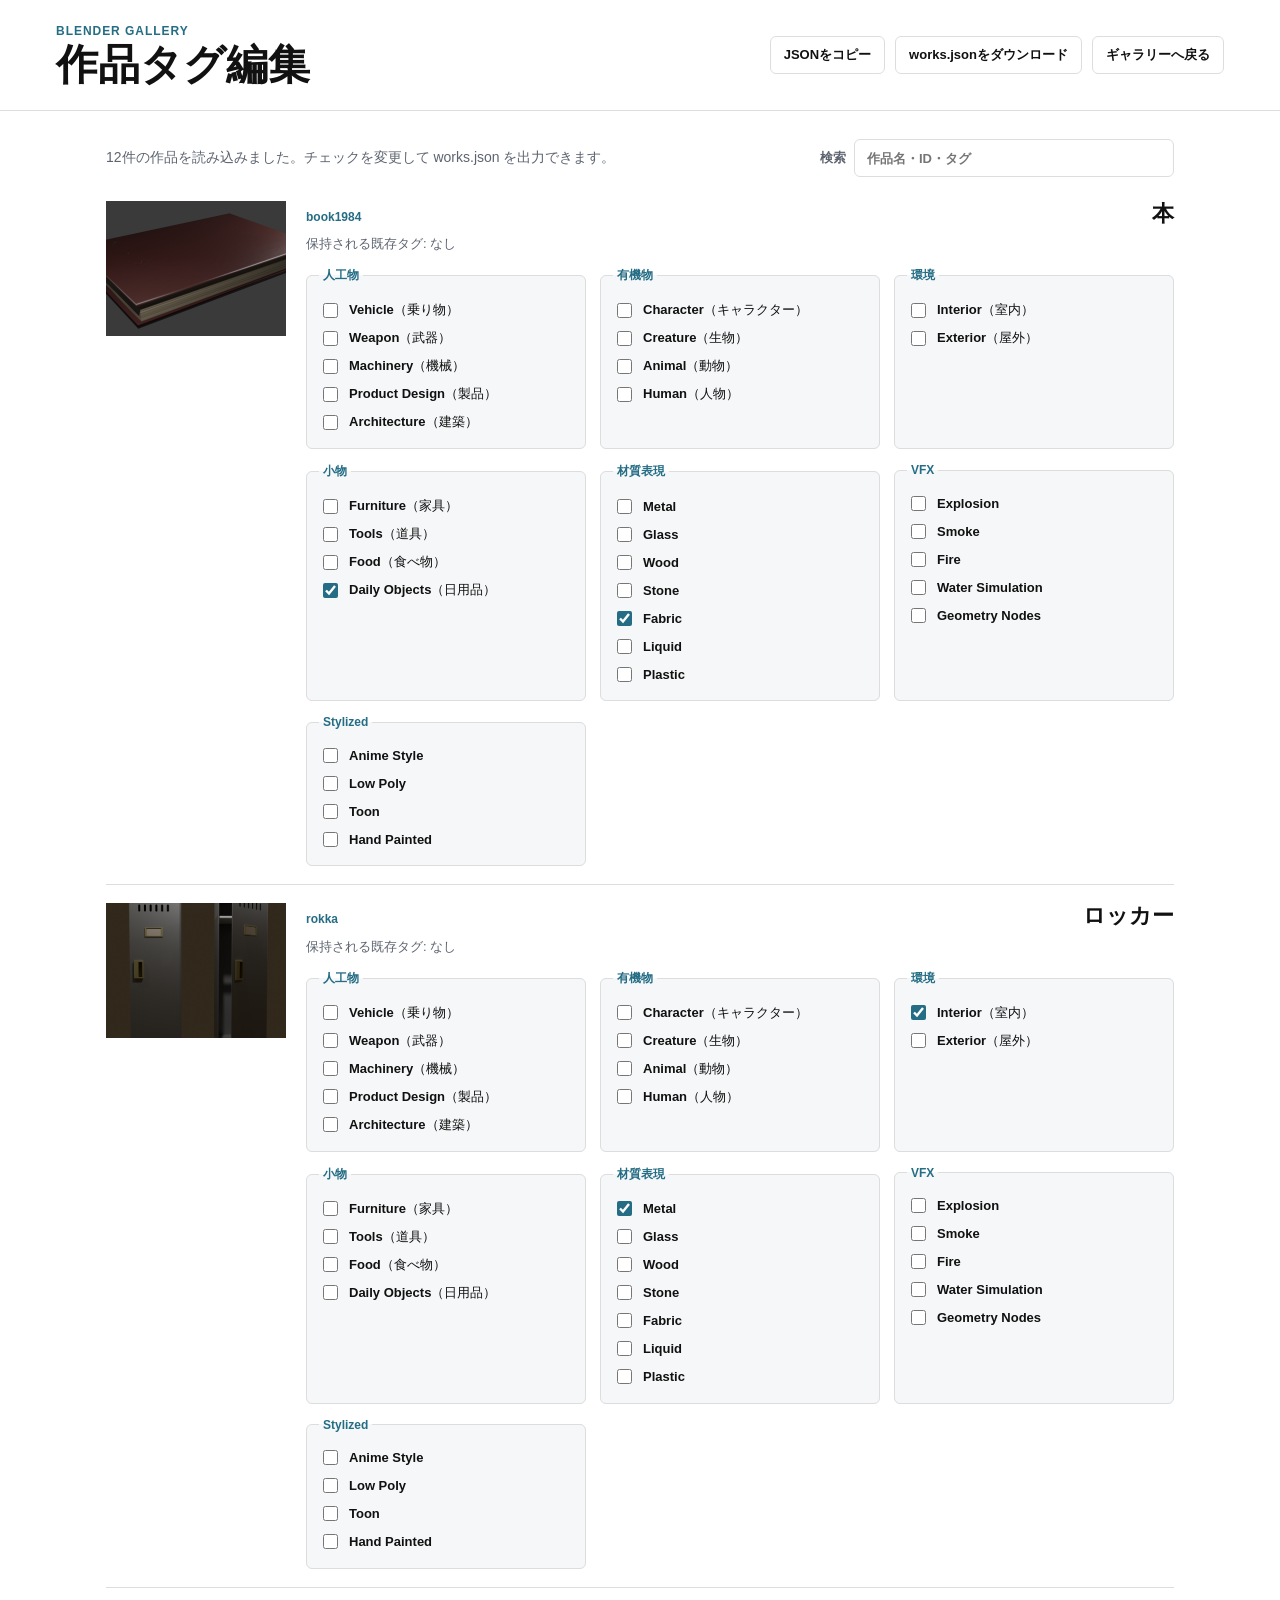
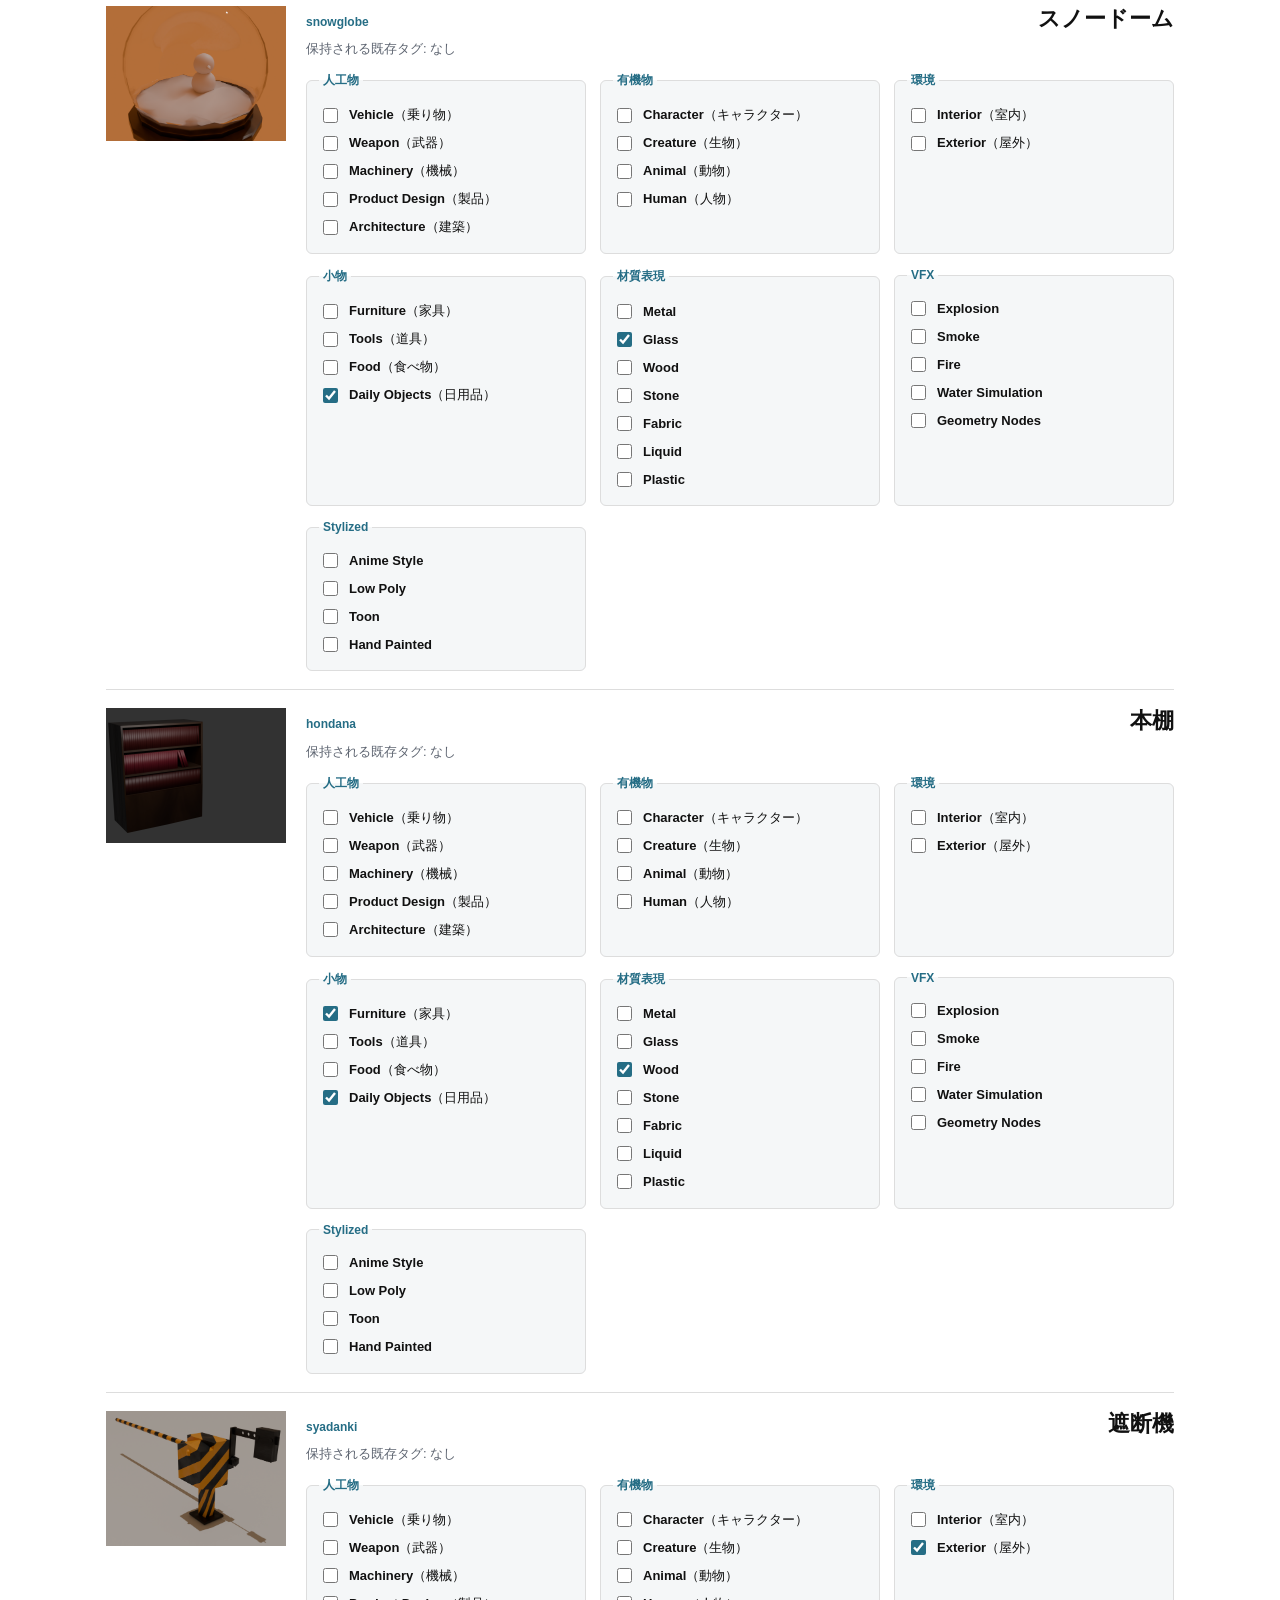
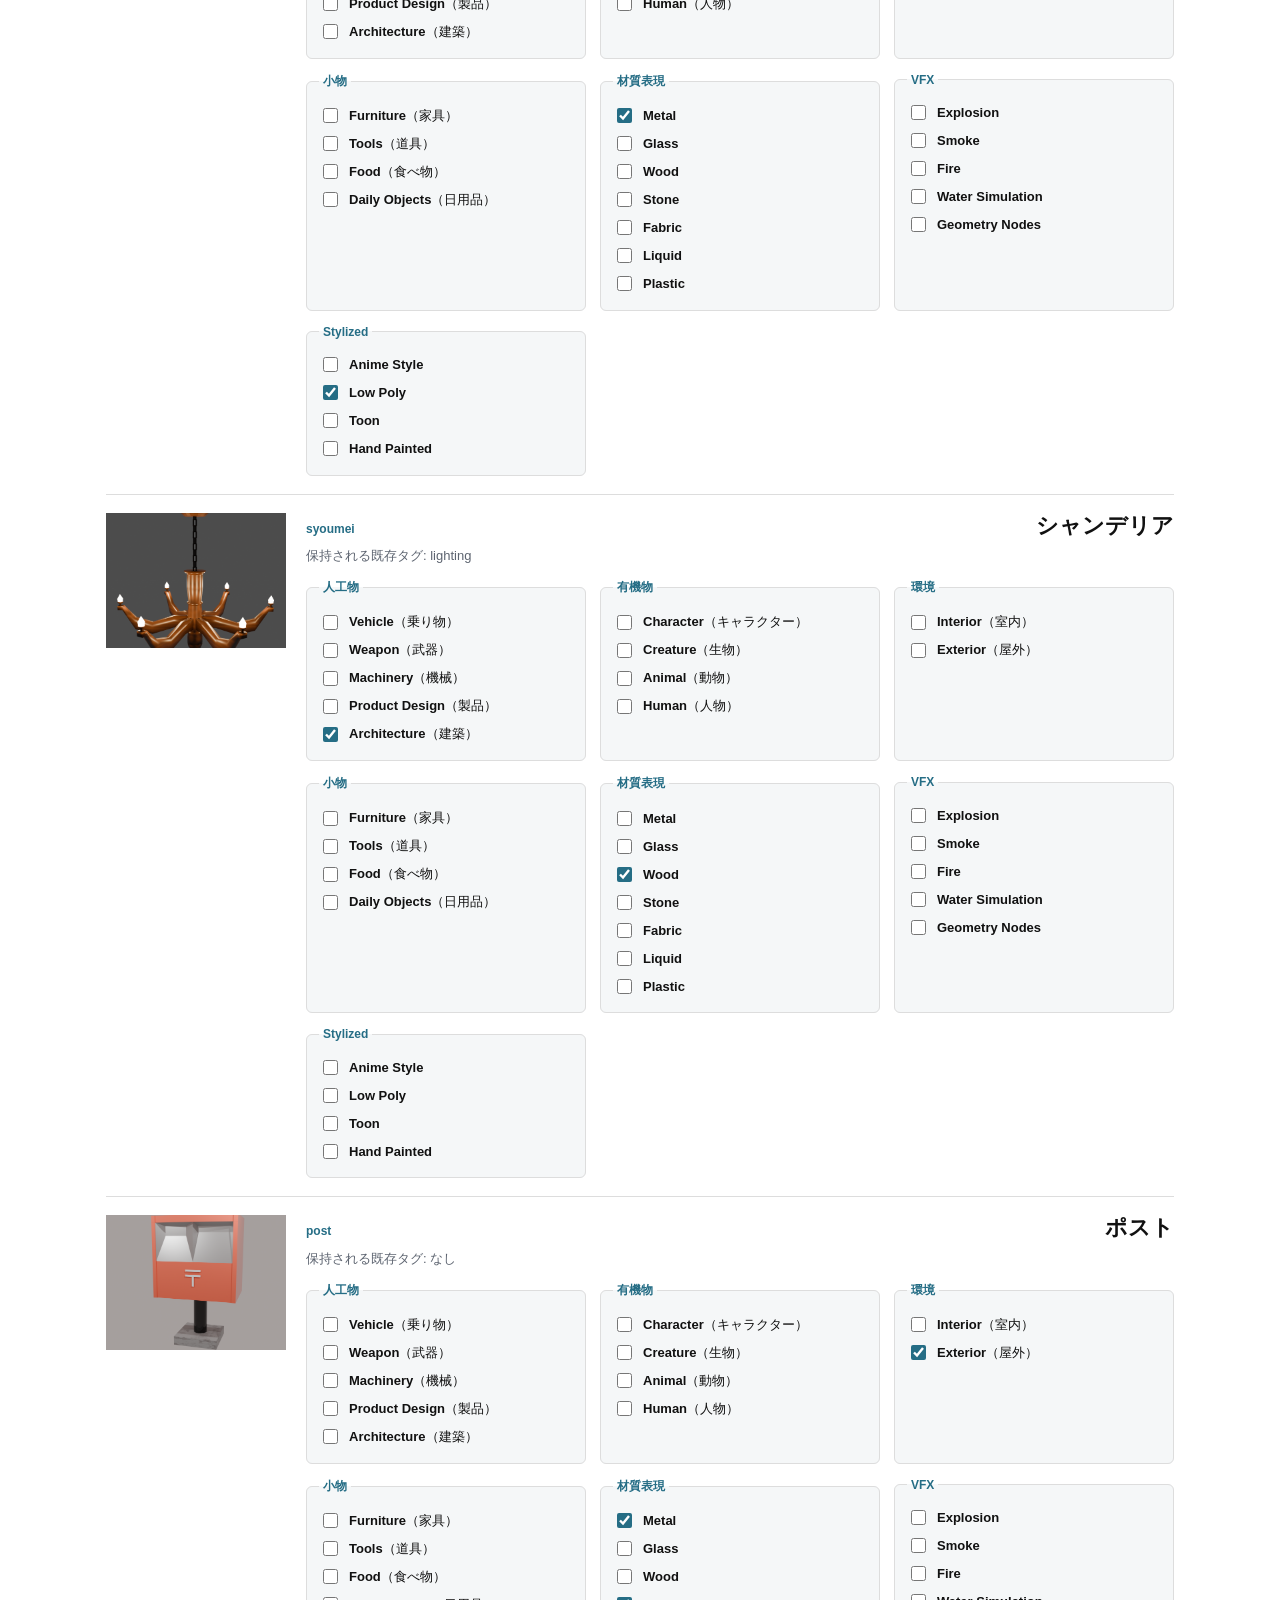
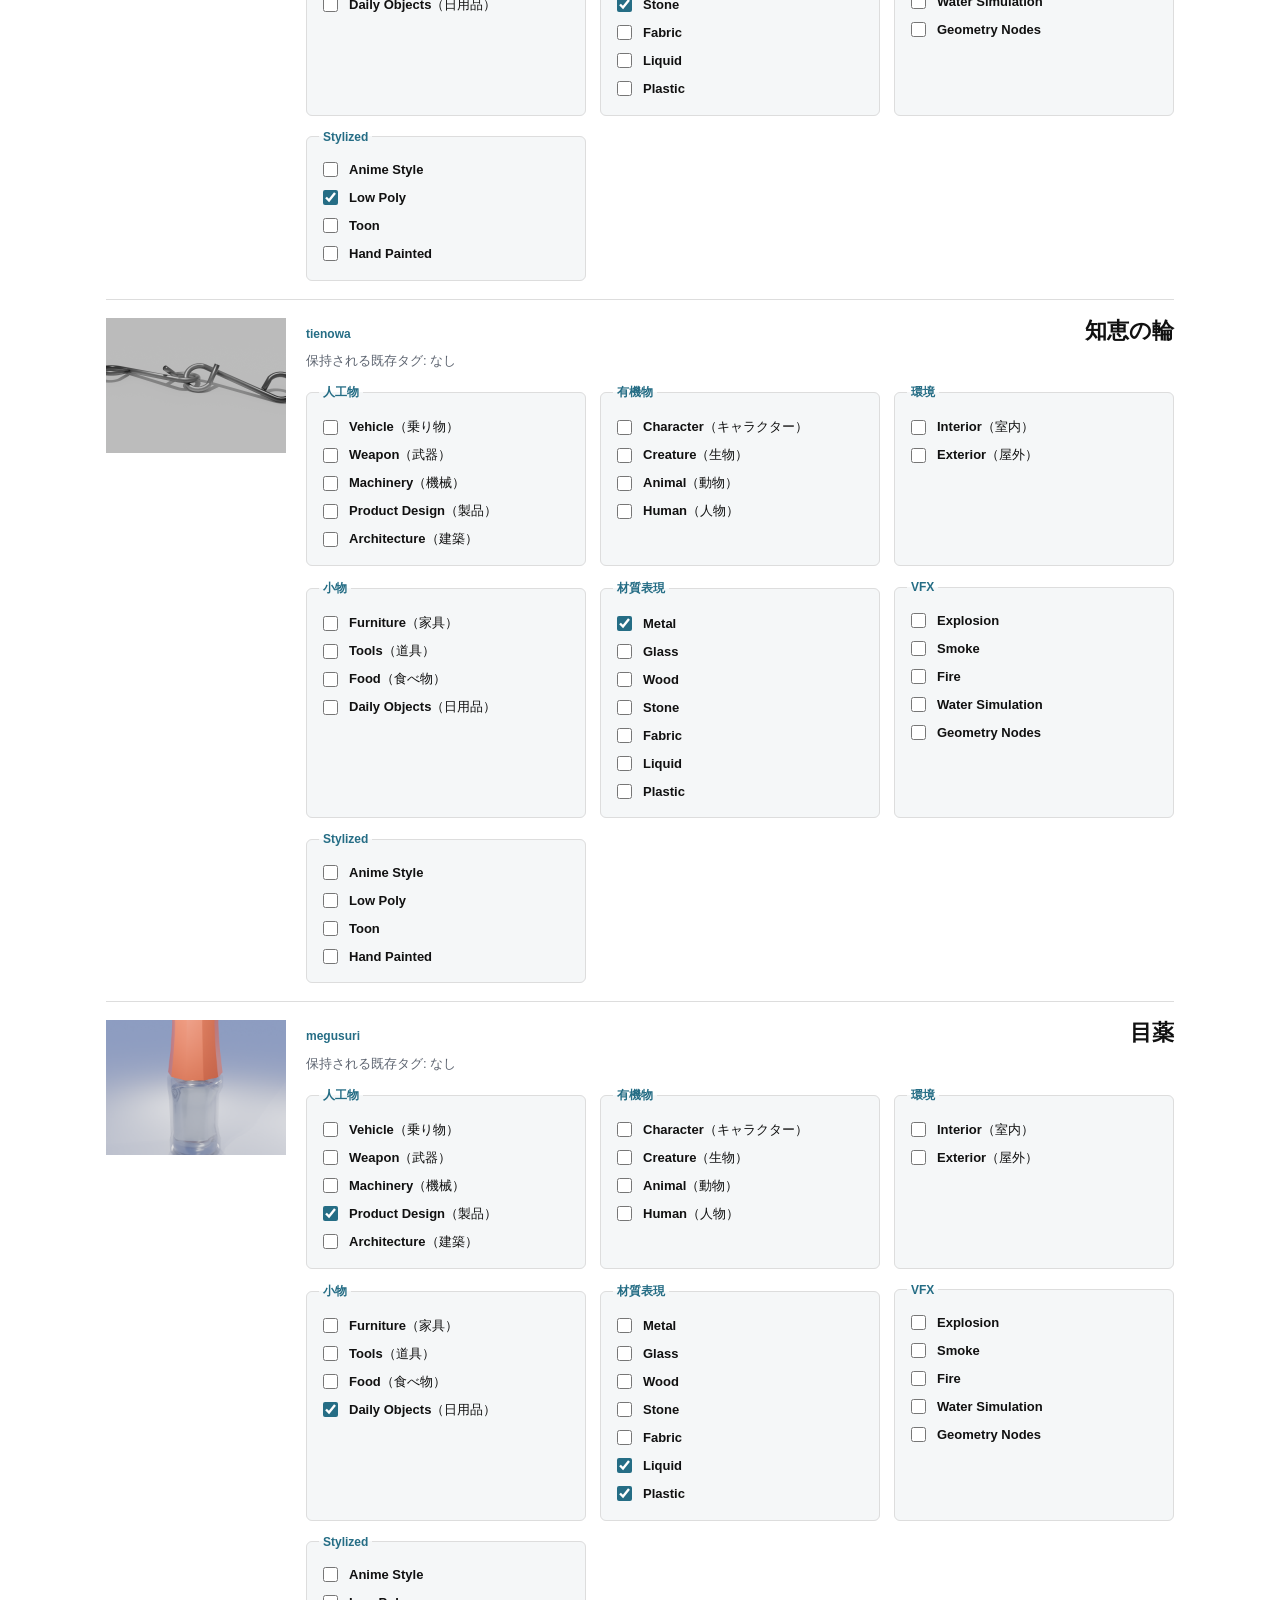
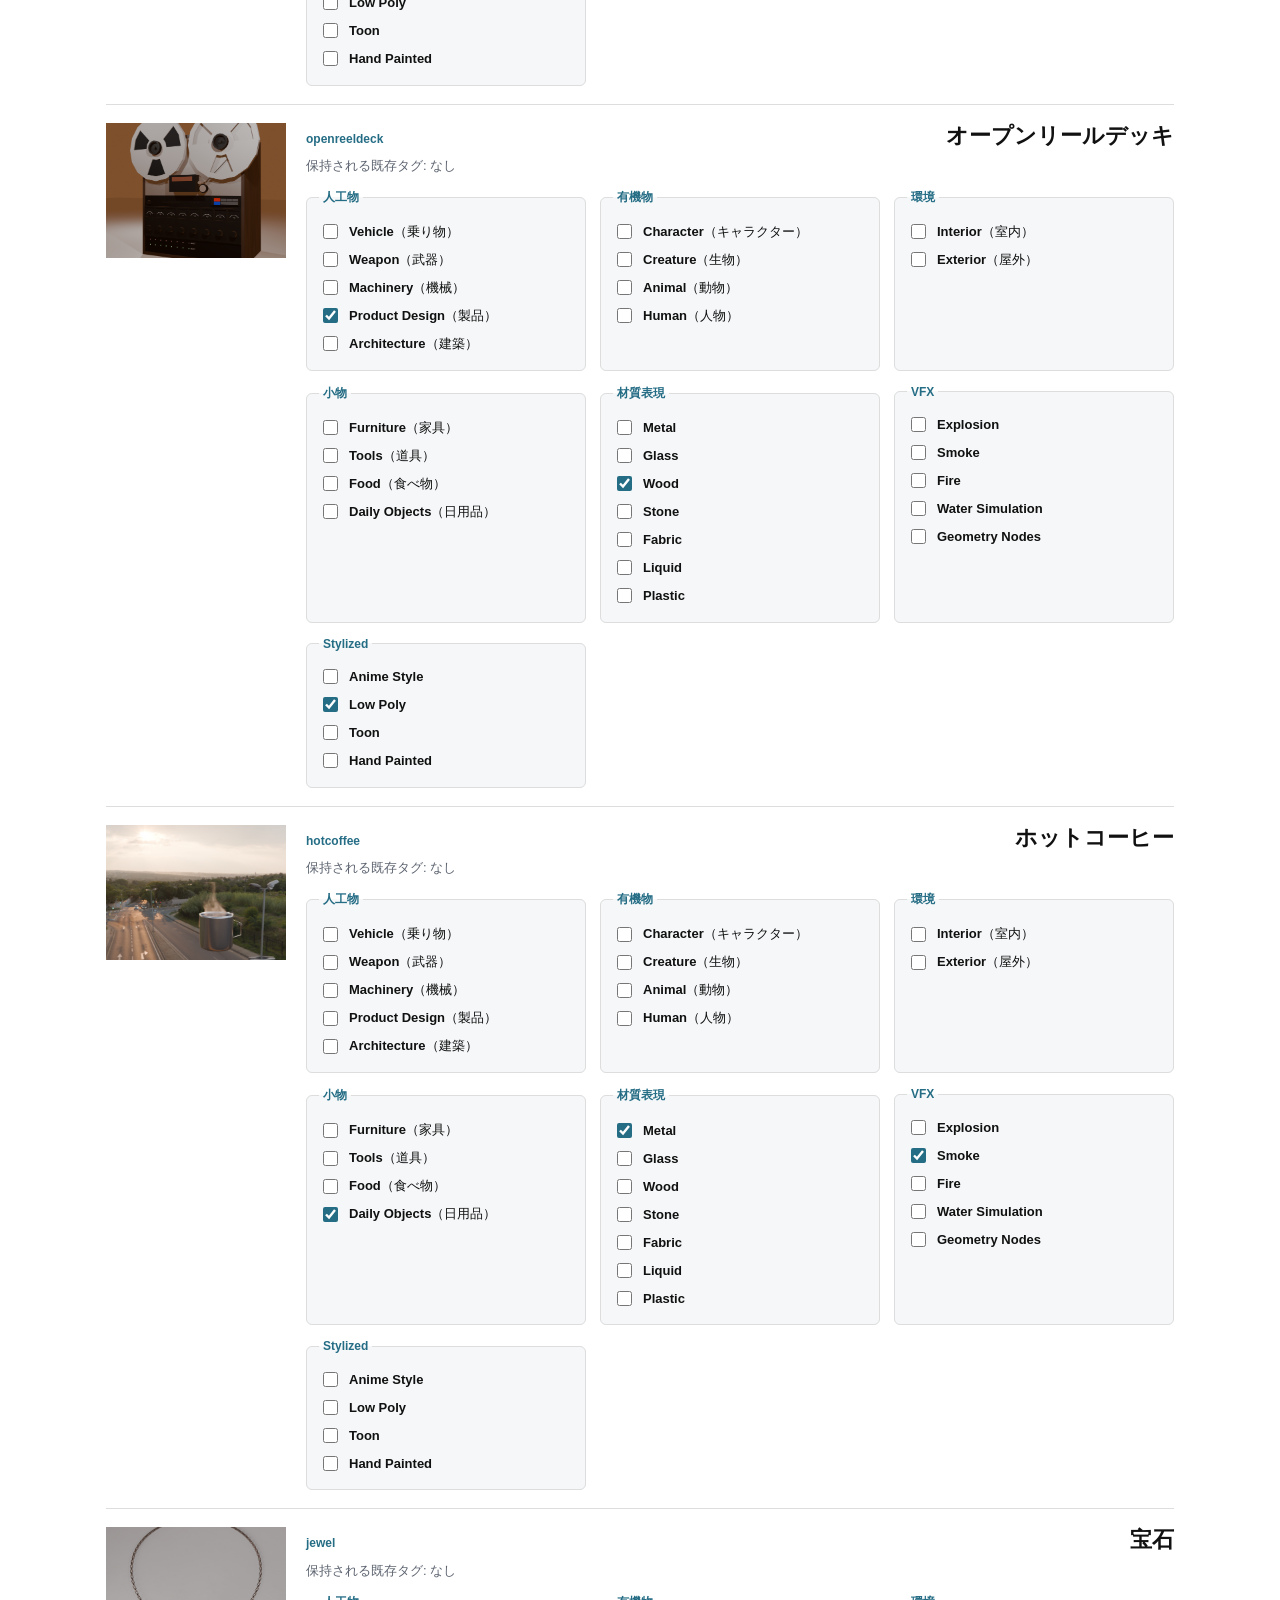
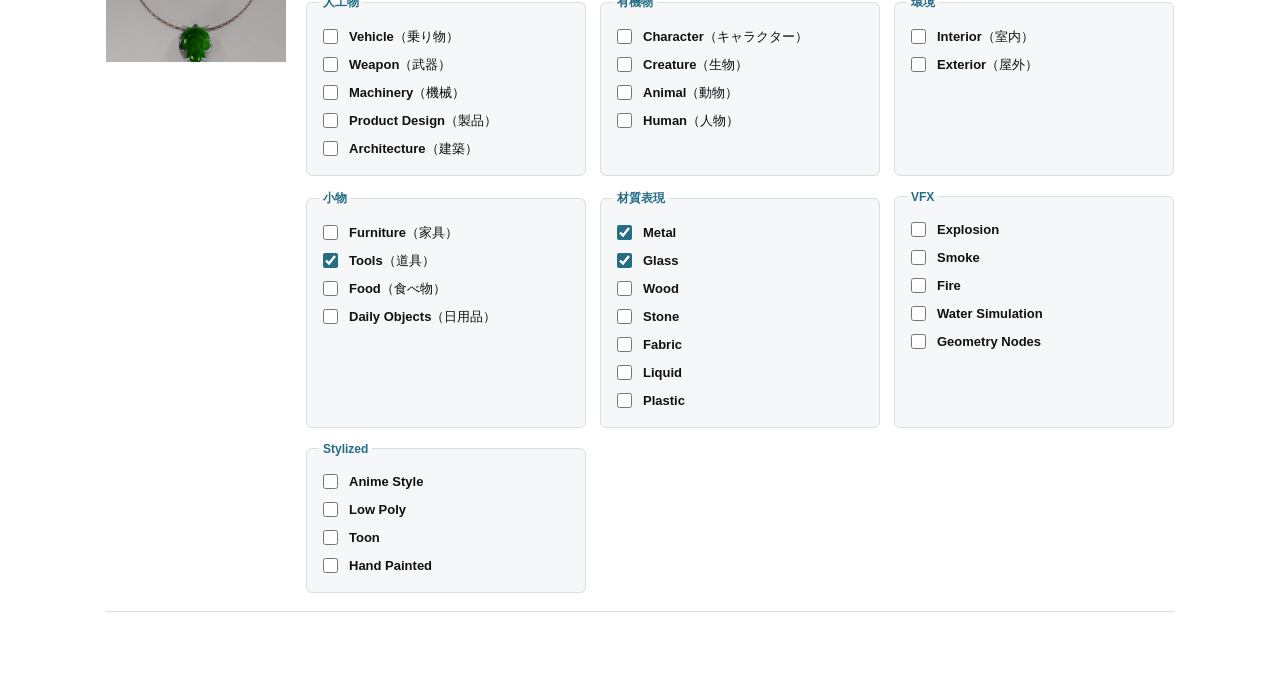
<file: tag-editor.html>
<!doctype html>
<html lang="ja">
<head>
  <meta charset="utf-8">
  <meta name="viewport" content="width=device-width, initial-scale=1">
  <title>作品タグ編集</title>
  <link rel="stylesheet" href="tag-editor.css">
</head>
<body>
  <header class="editor-header">
    <div>
      <p class="eyebrow">Blender Gallery</p>
      <h1>作品タグ編集</h1>
    </div>
    <div class="editor-actions">
      <button id="copyJson" type="button">JSONをコピー</button>
      <button id="downloadJson" type="button">works.jsonをダウンロード</button>
      <a href="index.html">ギャラリーへ戻る</a>
    </div>
  </header>

  <main>
    <section class="editor-status" aria-live="polite">
      <p id="statusMessage">data/works.json を読み込んでいます。</p>
      <label class="search-box">
        <span>検索</span>
        <input id="workSearch" type="search" placeholder="作品名・ID・タグ">
      </label>
    </section>

    <section class="work-list" id="workList" aria-label="作品タグ一覧"></section>
  </main>

  <template id="workTemplate">
    <article class="work-card">
      <img class="work-image" alt="">
      <div class="work-body">
        <div class="work-heading">
          <p class="work-id"></p>
          <h2></h2>
        </div>
        <div class="legacy-tags"></div>
        <div class="tag-groups"></div>
      </div>
    </article>
  </template>

  <script src="tag-editor.js"></script>
</body>
</html>
</file>
<file: tag-editor.css>
:root {
  color-scheme: light;
  --text: #111111;
  --muted: #5d6470;
  --line: #dddddd;
  --paper: #ffffff;
  --soft: #f5f7f8;
  --accent: #256d85;
}

* {
  box-sizing: border-box;
}

body {
  margin: 0;
  background: var(--paper);
  color: var(--text);
  font-family: -apple-system, BlinkMacSystemFont, "Segoe UI", sans-serif;
}

button,
input {
  font: inherit;
}

.editor-header {
  position: sticky;
  top: 0;
  z-index: 4;
  display: flex;
  align-items: center;
  justify-content: space-between;
  gap: 24px;
  padding: 24px clamp(20px, 5vw, 56px);
  border-bottom: 1px solid var(--line);
  background: rgba(255, 255, 255, 0.94);
  backdrop-filter: blur(14px);
}

.eyebrow {
  margin: 0 0 6px;
  color: var(--accent);
  font-size: 12px;
  font-weight: 700;
  letter-spacing: 0.08em;
  text-transform: uppercase;
}

h1 {
  margin: 0;
  font-size: clamp(28px, 4vw, 42px);
  line-height: 1;
}

.editor-actions {
  display: flex;
  flex-wrap: wrap;
  justify-content: flex-end;
  gap: 10px;
}

.editor-actions button,
.editor-actions a {
  display: inline-flex;
  align-items: center;
  justify-content: center;
  min-height: 38px;
  padding: 0 13px;
  border: 1px solid var(--line);
  border-radius: 6px;
  background: #ffffff;
  color: var(--text);
  cursor: pointer;
  font-size: 13px;
  font-weight: 650;
  text-decoration: none;
  transition: border-color 180ms ease, background 180ms ease, color 180ms ease;
}

.editor-actions button:hover,
.editor-actions button:focus-visible,
.editor-actions a:hover,
.editor-actions a:focus-visible {
  border-color: var(--accent);
  background: rgba(37, 109, 133, 0.08);
  color: var(--accent);
}

main {
  width: min(1180px, 100%);
  margin: 0 auto;
  padding: 28px clamp(20px, 5vw, 56px) 72px;
}

.editor-status {
  display: flex;
  align-items: center;
  justify-content: space-between;
  gap: 18px;
  margin-bottom: 24px;
}

#statusMessage {
  margin: 0;
  color: var(--muted);
  font-size: 14px;
}

.search-box {
  display: flex;
  align-items: center;
  gap: 8px;
  color: var(--muted);
  font-size: 13px;
  font-weight: 650;
}

.search-box input {
  width: min(320px, 48vw);
  min-height: 38px;
  padding: 0 12px;
  border: 1px solid var(--line);
  border-radius: 6px;
  color: var(--text);
}

.search-box input:focus {
  border-color: var(--accent);
  outline: 0;
}

.work-list {
  display: grid;
  gap: 18px;
}

.work-card {
  display: grid;
  grid-template-columns: 180px minmax(0, 1fr);
  gap: 20px;
  padding-bottom: 18px;
  border-bottom: 1px solid var(--line);
}

.work-card[hidden] {
  display: none;
}

.work-image {
  width: 100%;
  aspect-ratio: 4 / 3;
  object-fit: cover;
  background: #eeeeee;
}

.work-heading {
  display: flex;
  align-items: baseline;
  justify-content: space-between;
  gap: 12px;
  margin-bottom: 8px;
}

.work-id {
  margin: 0;
  color: var(--accent);
  font-size: 12px;
  font-weight: 700;
}

h2 {
  margin: 0;
  font-size: 22px;
  line-height: 1.2;
}

.legacy-tags {
  margin-bottom: 14px;
  color: var(--muted);
  font-size: 13px;
}

.tag-groups {
  display: grid;
  grid-template-columns: repeat(3, minmax(0, 1fr));
  gap: 14px;
}

fieldset {
  min-width: 0;
  margin: 0;
  padding: 12px;
  border: 1px solid var(--line);
  border-radius: 6px;
  background: var(--soft);
}

legend {
  padding: 0 4px;
  color: var(--accent);
  font-size: 12px;
  font-weight: 700;
}

fieldset label {
  display: flex;
  align-items: center;
  gap: 8px;
  min-height: 28px;
  color: var(--text);
  font-size: 13px;
  font-weight: 550;
}

fieldset input {
  width: 15px;
  height: 15px;
  accent-color: var(--accent);
}

@media (max-width: 820px) {
  .editor-header,
  .editor-status,
  .work-heading {
    align-items: flex-start;
    flex-direction: column;
  }

  .editor-actions,
  .search-box,
  .search-box input {
    width: 100%;
  }

  .editor-actions button,
  .editor-actions a {
    flex: 1 1 180px;
  }

  .work-card {
    grid-template-columns: 1fr;
  }

  .work-image {
    max-width: 360px;
  }

  .tag-groups {
    grid-template-columns: 1fr;
  }
}
</file>
